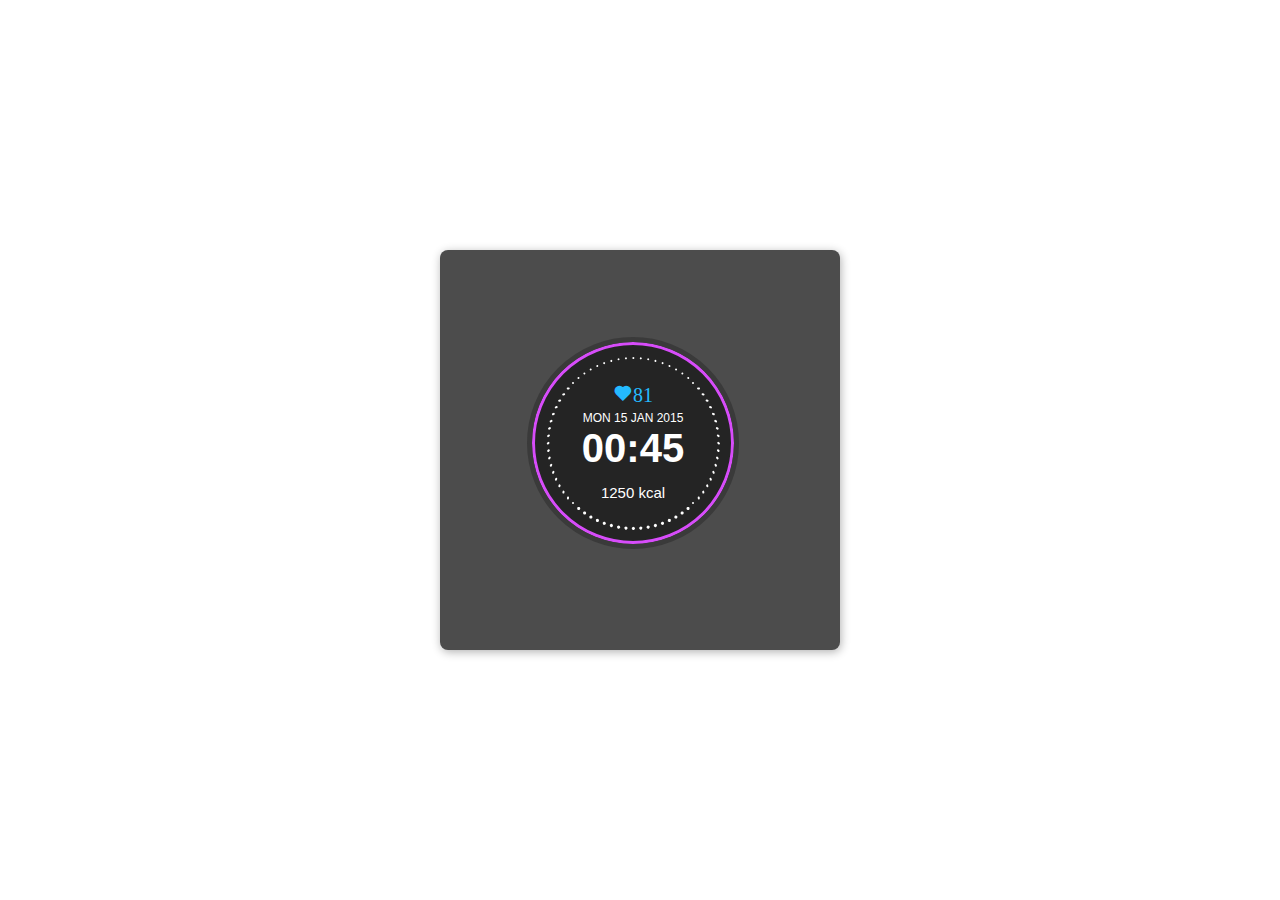
<file: dia10relojmoderno/index.html>
<!DOCTYPE html>
<html lang="en">
  <head>
    <meta charset="UTF-8" />
    <meta name="viewport" content="width=device-width, initial-scale=1.0" />
    <title>Document</title>
    <link
      href="https://unpkg.com/boxicons@2.1.4/css/boxicons.min.css"
      rel="stylesheet"
    />
    <link rel="stylesheet" href="styles.css" />
    <link
      href="https://unpkg.com/boxicons@2.1.4/css/boxicons.min.css"
      rel="stylesheet"
    />
  </head>
  <body>
    <div class="container">
      <div class="circulo">
        <div class="esfera" style="--esfera: 0">
          <div class="puntos_1"></div>
          <div class="puntos_2"></div>
          <div class="puntos_3"></div>
          <div class="puntos_4"></div>
        </div>
        <div class="esfera" style="--esfera: 1">
          <div class="puntos_1"></div>
          <div class="puntos_2"></div>
          <div class="puntos_3"></div>
          <div class="puntos_4"></div>
        </div>
        <div class="esfera" style="--esfera: 2">
          <div class="puntos_1"></div>
          <div class="puntos_2"></div>
          <div class="puntos_3"></div>
          <div class="puntos_4"></div>
        </div>
        <div class="esfera" style="--esfera: 3">
          <div class="puntos_1"></div>
          <div class="puntos_2"></div>
          <div class="puntos_3"></div>
          <div class="puntos_4"></div>
        </div>
        <div class="esfera" style="--esfera: 4">
          <div class="puntos_1"></div>
          <div class="puntos_2"></div>
          <div class="puntos_3"></div>
          <div class="puntos_4"></div>
        </div>
        <div class="esfera" style="--esfera: 5">
          <div class="puntos_1"></div>
          <div class="puntos_2"></div>
          <div class="puntos_3"></div>
          <div class="puntos_4"></div>
        </div>
        <div class="esfera" style="--esfera: 6">
          <div class="puntos_1"></div>
          <div class="puntos_2"></div>
          <div class="puntos_3"></div>
          <div class="puntos_4"></div>
        </div>
        <div class="esfera" style="--esfera: 7">
          <div class="puntos_1"></div>
          <div class="puntos_2"></div>
          <div class="puntos_3"></div>
          <div class="puntos_4"></div>
        </div>
        <div class="esfera" style="--esfera: 8">
          <div class="puntos_1"></div>
          <div class="puntos_2"></div>
          <div class="puntos_3"></div>
          <div class="puntos_4"></div>
        </div>
        <div class="esfera" style="--esfera: 9">
          <div class="puntos_1"></div>
          <div class="puntos_2"></div>
          <div class="puntos_3"></div>
          <div class="puntos_4"></div>
        </div>
        <div class="esfera" style="--esfera: 10">
          <div class="puntos_1"></div>
          <div class="puntos_2"></div>
          <div class="puntos_3"></div>
          <div class="puntos_4"></div>
        </div>
        <div class="esfera" style="--esfera: 11">
          <div class="puntos_1"></div>
          <div class="puntos_2"></div>
          <div class="puntos_3"></div>
          <div class="puntos_4"></div>
        </div>
        <div class="esfera" style="--esfera: 12">
          <div class="puntos_1"></div>
          <div class="puntos_2"></div>
          <div class="puntos_3"></div>
          <div class="puntos_4"></div>
        </div>
        <div class="esfera" style="--esfera: 13">
          <div class="puntos_1"></div>
          <div class="puntos_2"></div>
          <div class="puntos_3"></div>
          <div class="puntos_4"></div>
        </div>
        <div class="esfera" style="--esfera: 14">
          <div class="puntos_1"></div>
          <div class="puntos_2"></div>
          <div class="puntos_3"></div>
          <div class="puntos_4"></div>
        </div>
        <div class="esfera" style="--esfera: 15">
          <div class="puntos_1"></div>
          <div class="puntos_2"></div>
          <div class="puntos_3"></div>
          <div class="puntos_4"></div>
        </div>
        <div class="esfera" style="--esfera: 16">
          <div class="puntos_1"></div>
          <div class="puntos_2"></div>
          <div class="puntos_3"></div>
          <div class="puntos_4"></div>
        </div>
        <div class="esfera" style="--esfera: 17">
          <div class="puntos_1"></div>
          <div class="puntos_2"></div>
          <div class="puntos_3"></div>
          <div class="puntos_4"></div>
        </div>

        <svg class="spinner">
          <circle cx="101" cy="101" r="99.5"></circle>
        </svg>

        <div class="fecha">Mon 15 Jan 2015</div>
        <div class="time">00:45</div>
        <div class="beat">
          <i class="bx bxs-heart" style="color: #24baff">81</i>
        </div>
        <div class="energy">1250 kcal</div>
      </div>
    </div>
  </body>
</html>
</file>
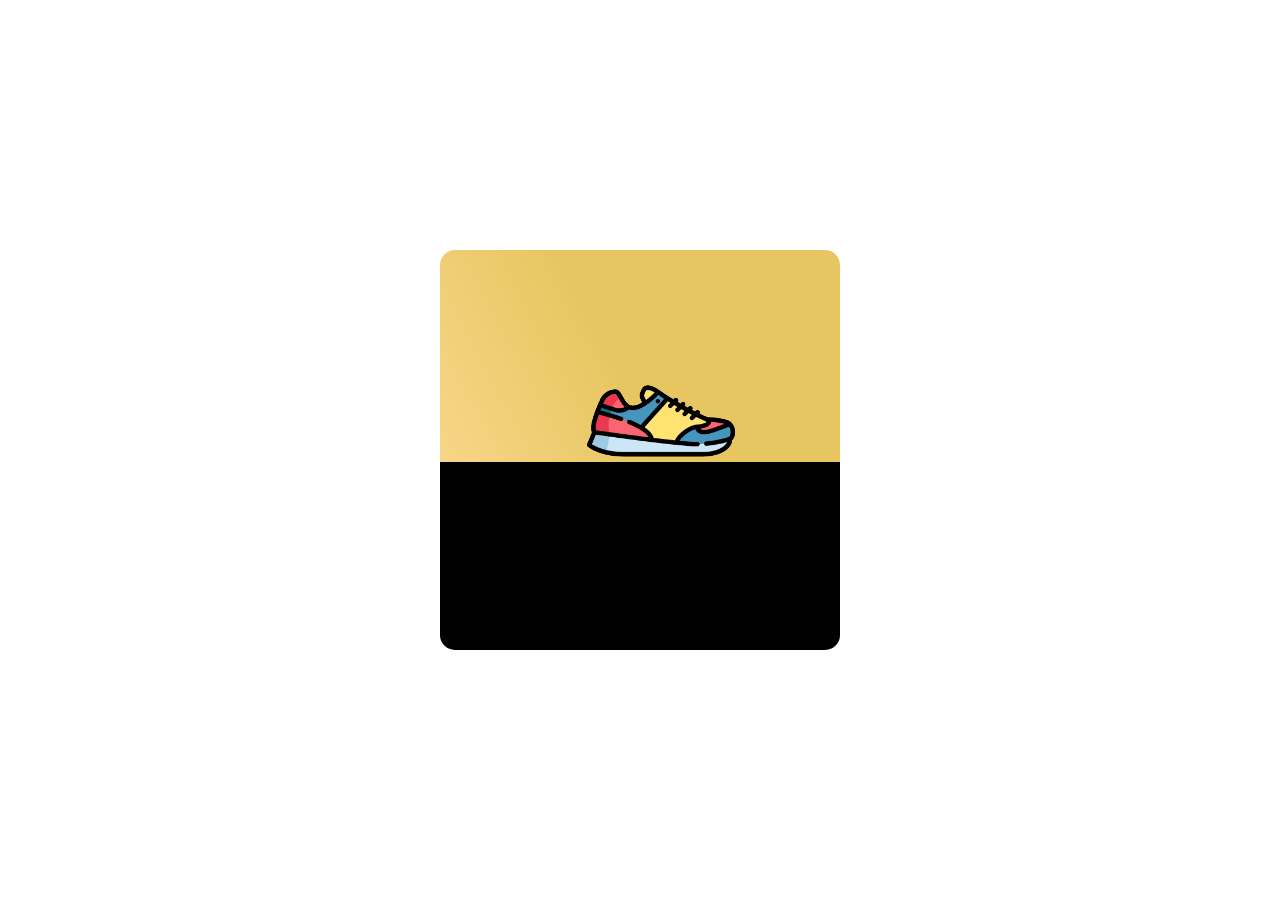
<file: dia11botascaminando/index.html>
<!DOCTYPE html>
<html lang="en">
<head>
    <meta charset="UTF-8">
    <meta name="viewport" content="width=device-width, initial-scale=1.0">
    <link rel="stylesheet" href="styles.css">
    <title>Document</title>
</head>
<body>
    <div class="container">
        <div class="pierna izq">
            <div class="zap-izq"></div>
        </div>
        <div class="pierna der">
            <div class="zap-der"></div>
        </div>
        <div class="suelo"></div>
    </div>
</body>
</html>
</file>
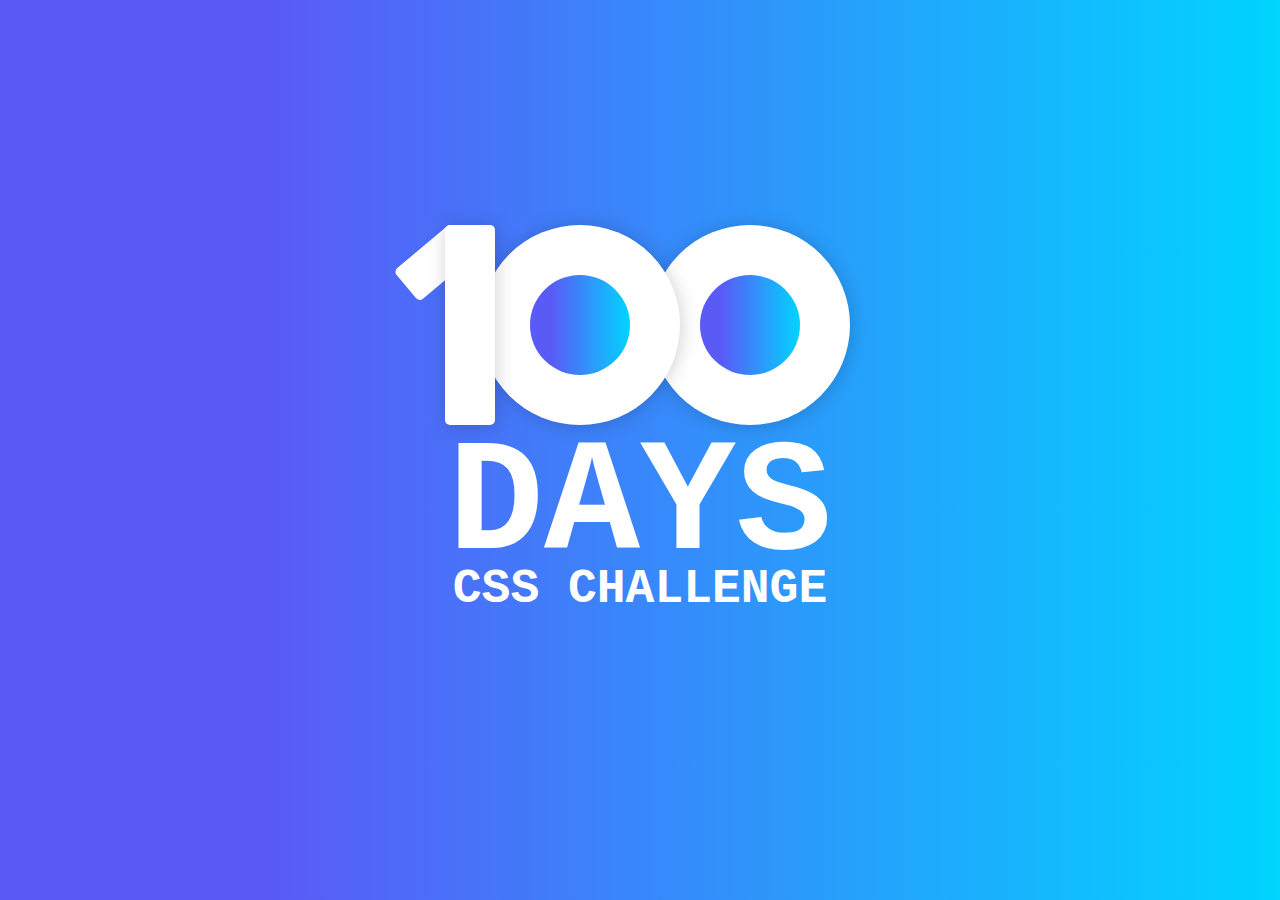
<file: dia1imagen100/index.html>
<!DOCTYPE html>
<html lang="es">
  <head>
    <meta charset="UTF-8" />
    <meta name="viewport" content="width=device-width, initial-scale=1.0" />
    <link rel="stylesheet" href="styles.css" />
    <title>Day 1</title>
  </head>
  <body>
    <div class="container">
      <div class="cien">
        <div class="one"></div>
        <div class="detalle"></div>
        <div class="cero_1"></div>
        <div class="cero_2"></div>
      </div>
      <div class="info">
        <h1>DAYS</h1>
        <p>CSS CHALLENGE</p>
      </div>
    </div>
  </body>
</html>
</file>
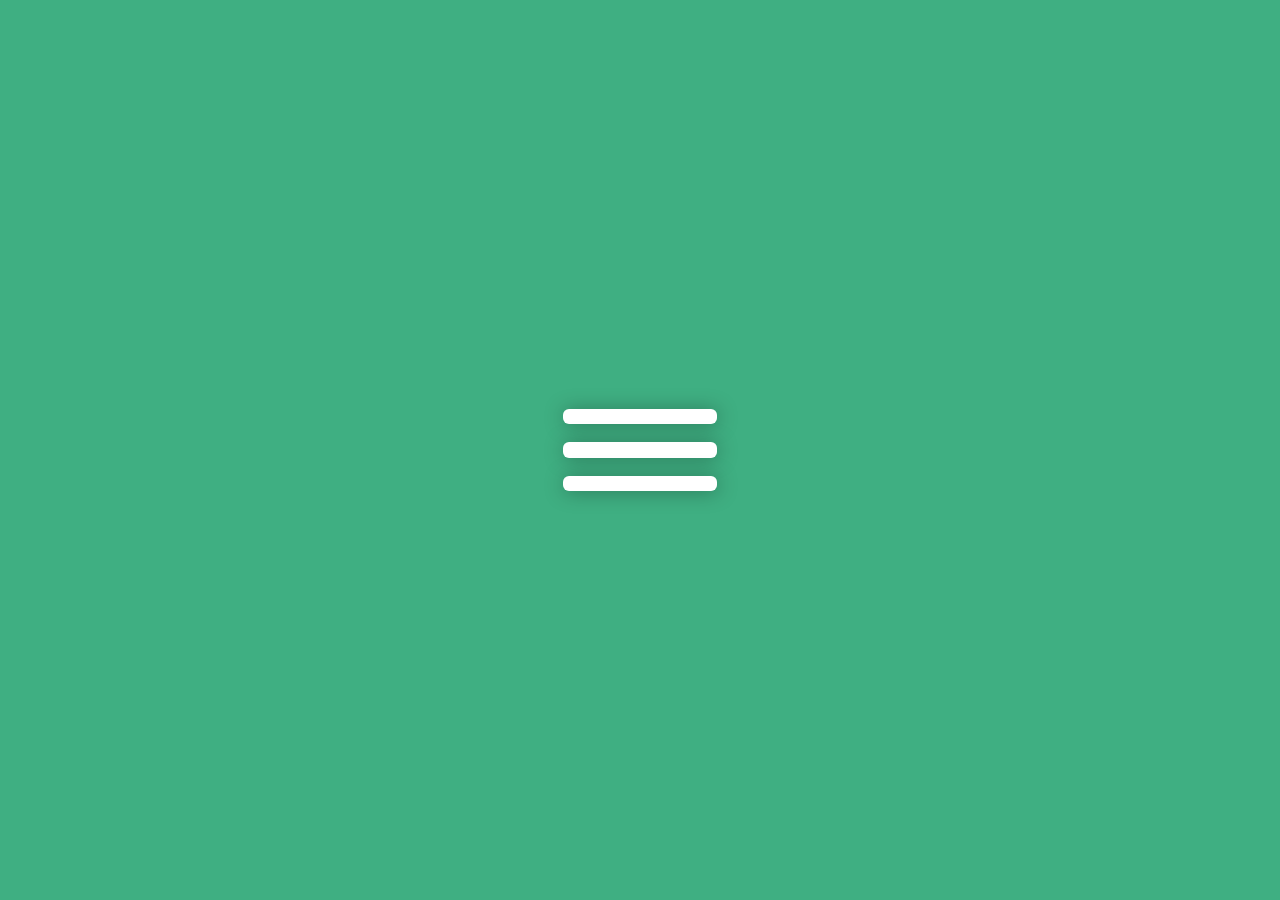
<file: dia2menuHamb/index.html>
<!DOCTYPE html>
<html lang="en">
  <head>
    <meta charset="UTF-8" />
    <meta name="viewport" content="width=device-width, initial-scale=1.0" />
    <title>Day 2</title>
    <link rel="stylesheet" href="styles.css" />
  </head>
  <body>
    <div class="menu">
      <span class="line1"></span>
      <span class="line2"></span>
      <span class="line3"></span>
    </div>
    <script src="script.js"></script>
  </body>
</html>
</file>
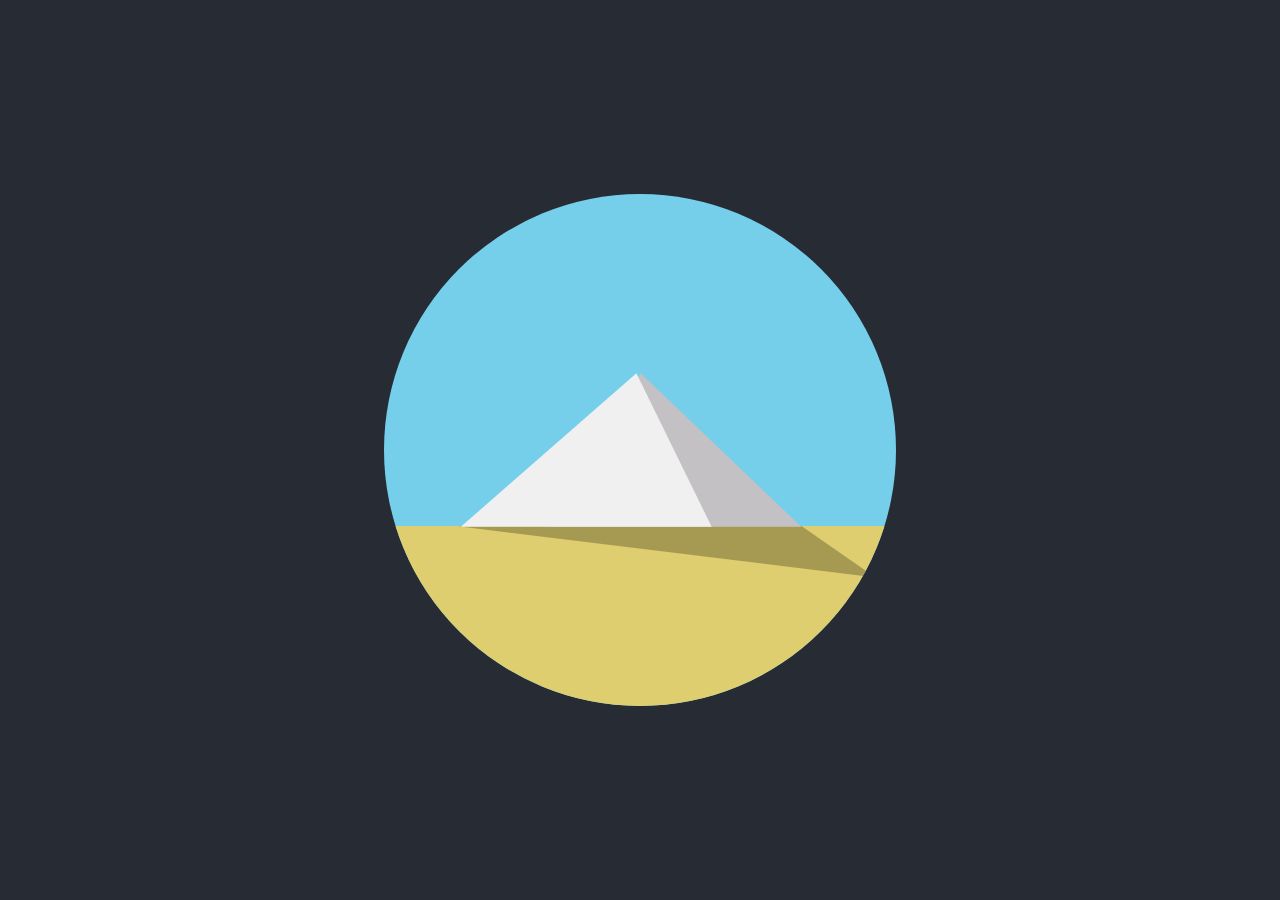
<file: dia3lapiramide/index.html>
<!DOCTYPE html>
<html lang="en">
  <head>
    <meta charset="UTF-8" />
    <meta name="viewport" content="width=device-width, initial-scale=1.0" />
    <link rel="stylesheet" href="styles.css" />
    <title>Document</title>
  </head>
  <body>
    <div class="container">
      <div class="suelo">
        <div class="sombra"></div>
      </div>
      <div class="piramide">
        <div class="ladoA"></div>
        <div class="ladoB"></div>
        
      </div>
      <div class="solFondo">
        <div class="sol"></div>
      </div>
    </div>
  </body>
</html>
</file>
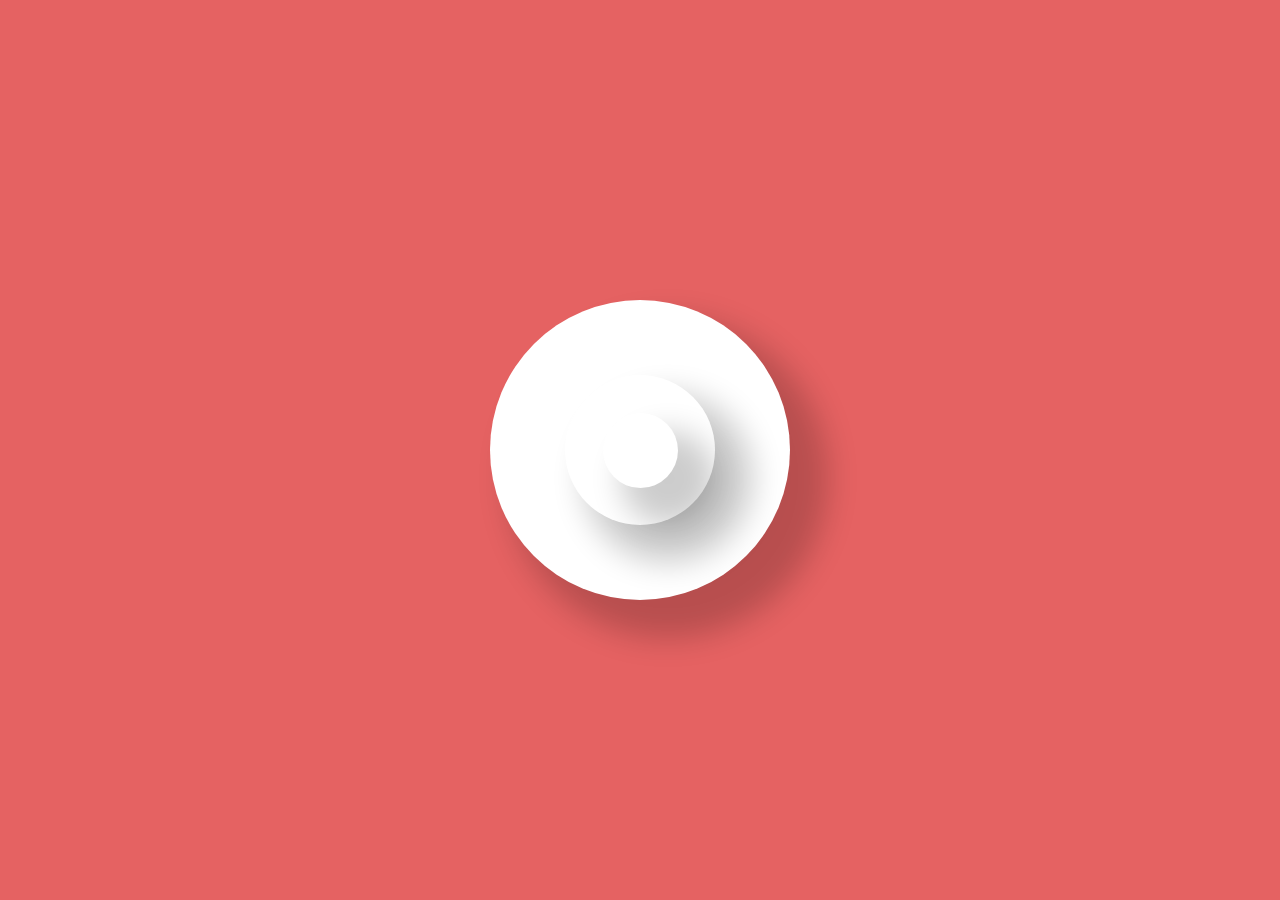
<file: dia4circulosanimados/index.html>
<!DOCTYPE html>
<html lang="en">
  <head>
    <meta charset="UTF-8" />
    <meta name="viewport" content="width=device-width, initial-scale=1.0" />
    <link rel="stylesheet" href="styles.css" />
    <title>Document</title>
  </head>
  <body>
    <div class="container">
      <div class="esferaUno">
        <div class="esferaDos">
          <div class="esferaTres"></div>
        </div>
      </div>
    </div>
  </body>
</html>
</file>
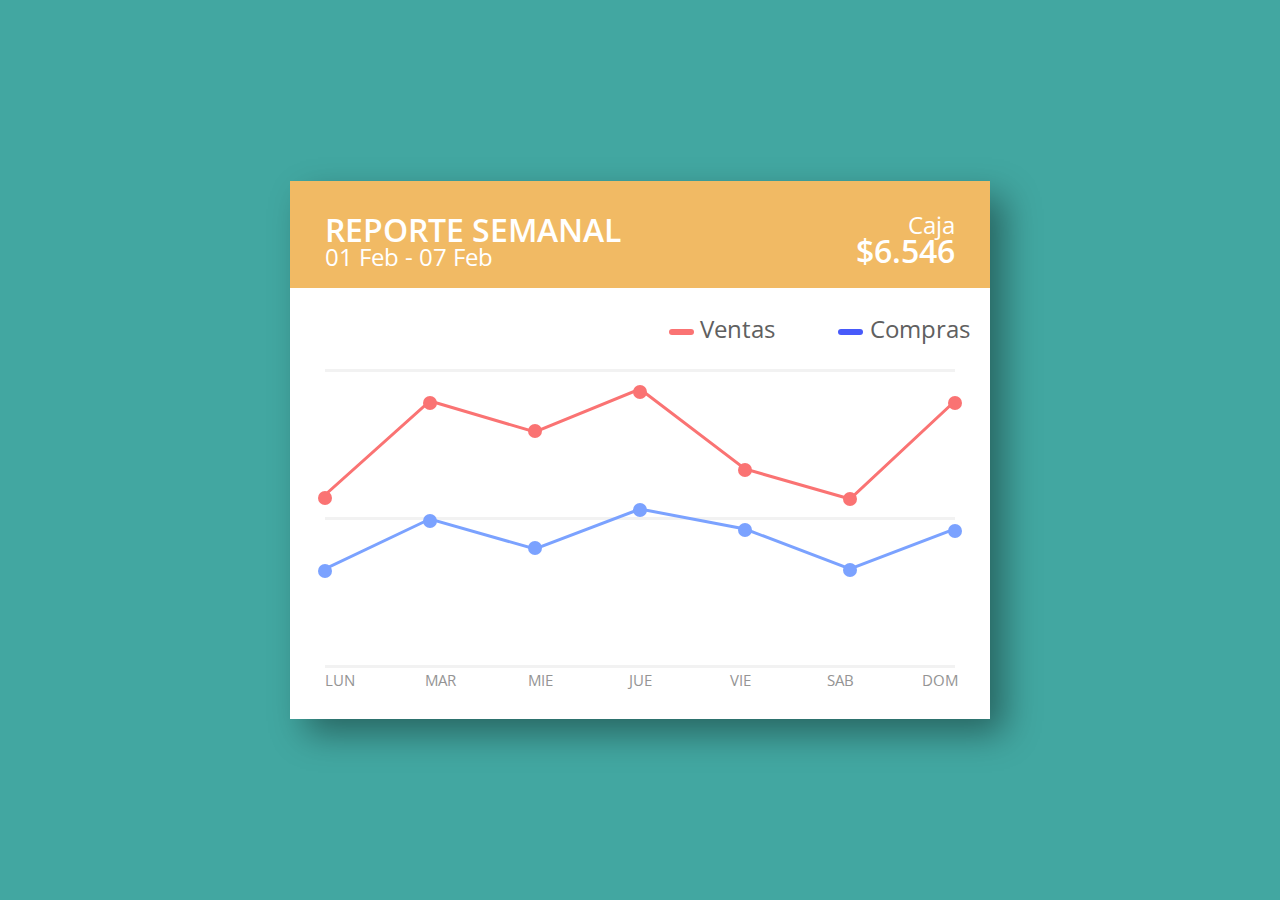
<file: dia5estadisticas/index.html>
<!DOCTYPE html>
<html lang="en">
  <head>
    <meta charset="UTF-8" />
    <meta name="viewport" content="width=device-width, initial-scale=1.0" />
    <link rel="stylesheet" href="styles.css" />
    <title>Document</title>
  </head>
  <body>
    <div class="container">
      <div class="header">
        <span class="title big">Reporte Semanal</span>
        <span class="date small">01 Feb - 07 Feb</span>
        <span class="type small">Caja</span>
        <span class="value big">$6.546</span>
      </div>
      <div class="parameter">
        <span class="red">Ventas</span>
        <span class="blue">Compras</span>
      </div>
      <div class="grafico">
        <div class="line1"></div>
        <div class="line2"></div>
        <div class="line3"></div>

        <div class="data rojo">
          <svg>
            <polyline
              points="0,126 105,32 210,63 315,20 420,100 525,130 630,32"
            ></polyline>
          </svg>
          <div class="points">
            <div class="point one">
              <div class="tooltip">458</div>
            </div>
            <div class="point two">
              <div class="tooltip">812</div>
            </div>
            <div class="point three">
              <div class="tooltip">746</div>
            </div>
            <div class="point four">
              <div class="tooltip">877</div>
            </div>
            <div class="point five">
              <div class="tooltip">517</div>
            </div>
            <div class="point six">
              <div class="tooltip">434</div>
            </div>
            <div class="point seven">
              <div class="tooltip">458</div>
            </div>
          </div>
        </div>
        <div class="data azul">
          <svg>
            <polyline
              points="0,200 105,150 210,180 315,140 420,160 525,200 630,160"
            ></polyline>
          </svg>
          <div class="points">
            <div class="point one second">
              <div class="tooltip2">458</div>
            </div>
            <div class="point two second">
              <div class="tooltip2">812</div>
            </div>
            <div class="point three second">
              <div class="tooltip2">746</div>
            </div>
            <div class="point four second">
              <div class="tooltip2">877</div>
            </div>
            <div class="point five second">
              <div class="tooltip2">517</div>
            </div>
            <div class="point six second">
              <div class="tooltip2">434</div>
            </div>
            <div class="point seven second">
              <div class="tooltip2">458</div>
            </div>
          </div>
        </div>
      </div>
      <div class="days">
        <span class="day">Lun</span>
        <span class="day">Mar</span>
        <span class="day">Mie</span>
        <span class="day">Jue</span>
        <span class="day">Vie</span>
        <span class="day">Sab</span>
        <span class="day">Dom</span>
      </div>
    </div>
  </body>
</html>
</file>
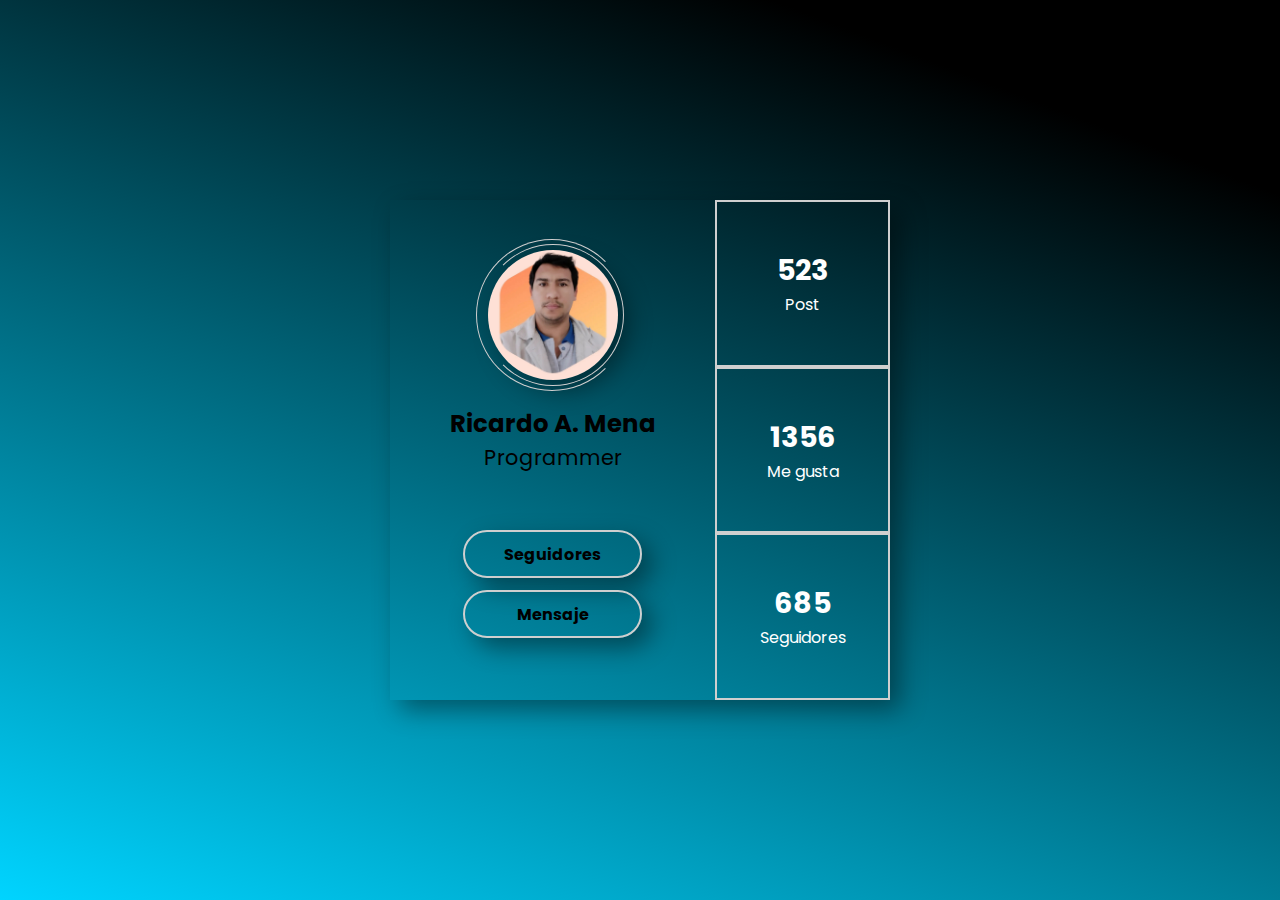
<file: dia6perfil/index.html>
<!DOCTYPE html>
<html lang="en">
  <head>
    <meta charset="UTF-8" />
    <meta name="viewport" content="width=device-width, initial-scale=1.0" />
    <link rel="stylesheet" href="styles.css" />
    <title>Profile Card</title>
  </head>
  <body>
    <div class="container">
      <div class="left">
        <div class="foto">
          <!-- <img src="/dia6perfil/assets/profile.jpg" alt="" srcset="" /> -->
        </div>
        <div class="nombre">
          <h3>Ricardo A. Mena</h3>
          <p>Programmer</p>
        </div>
        <div class="links">
          <div class="link">Seguidores</div>
          <div class="link">Mensaje</div>
        </div>
      </div>
      <div class="right">
        <div class="info">
          <span>523</span>
          <p>Post</p>
        </div>
        <div class="info">
          <span>1356</span>
          <p>Me gusta</p>
        </div>
        <div class="info">
          <span>685</span>
          <p>Seguidores</p>
        </div>
      </div>
    </div>
  </body>
</html>
</file>
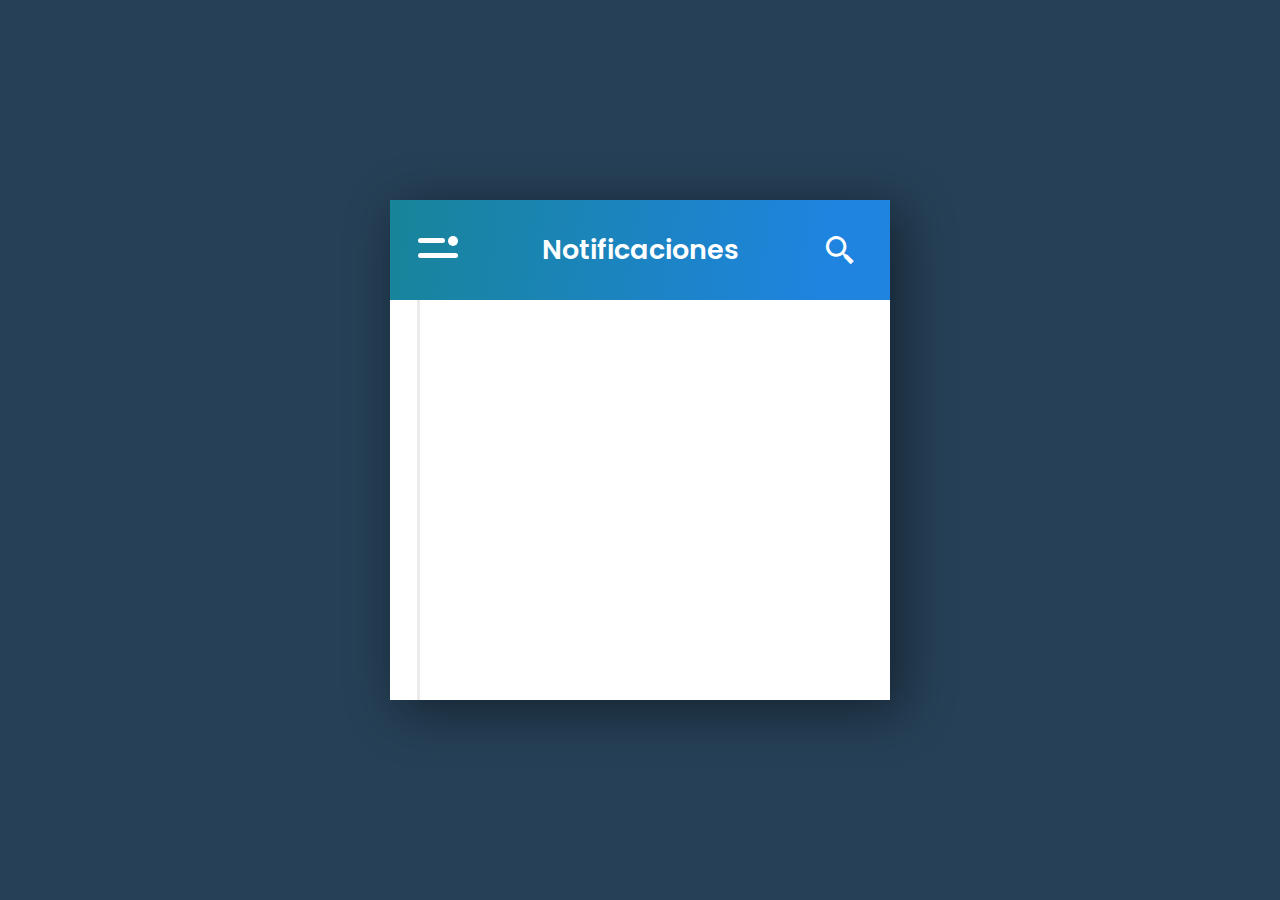
<file: dia7barranotifi/index.html>
<!DOCTYPE html>
<html lang="en">
  <head>
    <meta charset="UTF-8" />
    <meta name="viewport" content="width=device-width, initial-scale=1.0" />
    <link
      href="https://unpkg.com/boxicons@2.1.4/css/boxicons.min.css"
      rel="stylesheet"
    />
    <link rel="stylesheet" href="styles.css" />
    <title>Notificaciones</title>
  </head>
  <body>
    <div class="container">
      <div class="note" id="note">
        <div class="header">
          <div class="menu-icon" id="menu-icon">
            <div class="dash-top"></div>
            <div class="dash-buttom"></div>
            <div class="circle"></div>
          </div>
          <div class="title">Notificaciones</div>
          <input
            id="search"
            type="text"
            class="search"
            placeholder=" &nbsp &nbsp Buscar"
          /><i class="bx bx-search-alt-2" id="search-icon"></i>
        </div>

        <div class="notifications">
          <div class="line"></div>
          <div class="notification">
            <div class="circles"></div>
            <span class="time">9:24 AM</span>
            <p><b>Ricardo Mena </b>Posteo una nueva foto</p>
          </div>
          <div class="notification">
            <div class="circles"></div>
            <span class="time">12:20 PM</span>
            <p><b>Lorenzo Lamas </b>Comento tu foto</p>
          </div>
          <div class="notification">
            <div class="circles"></div>
            <span class="time">1:14 PM</span>
            <p><b>Chano Popo </b>Le dio me gusta a tu foto</p>
          </div>
        </div>
      </div>
      <div class="lista" id="lista">
        <ul>
          <li><i class="bx bxs-dashboard"></i>General</li>
          <li><i class="bx bxs-user"></i>Perfil</li>
          <li><i class="bx bxs-bell"></i>Notificaciones</li>
          <li><i class="bx bxs-message"></i>Mensajes</li>
          <li><i class="bx bx-cog"></i>Configuraciones</li>
        </ul>
      </div>
    </div>

    <script src="/dia7barranotifi/script.js"></script>
  </body>
</html>
</file>
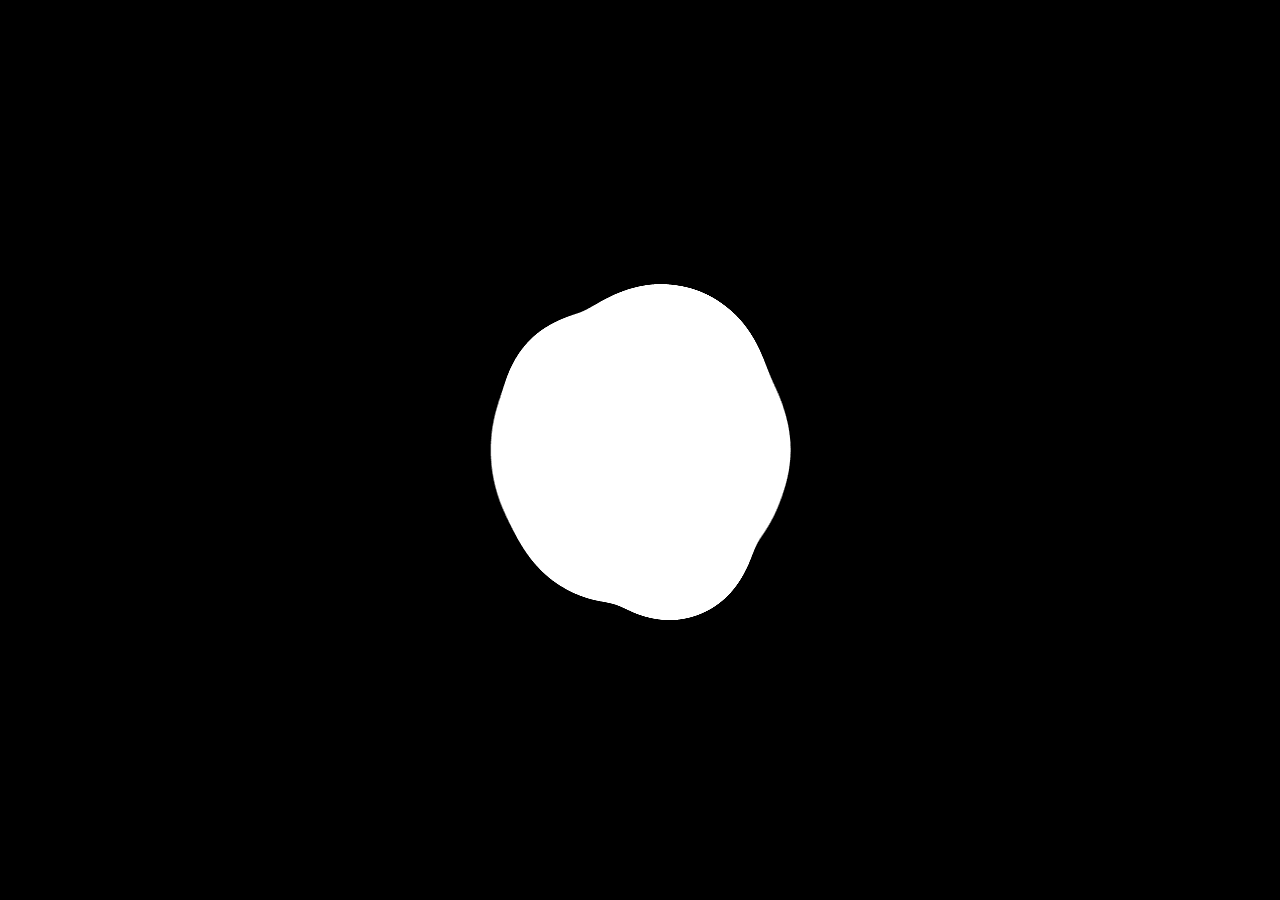
<file: dia8circuloliquido/index.html>
<!DOCTYPE html>
<html lang="en">
  <head>
    <meta charset="UTF-8" />
    <link rel="stylesheet" href="styles.css" />
    <meta name="viewport" content="width=device-width, initial-scale=1.0" />
    <title>Circulo Liquido</title>
  </head>
  <body>
    <div class="container">
      <div class="center">
        <div class="ball"></div>
        <div class="ball-1"></div>
        <div class="ball-2"></div>
        <div class="ball-3"></div>
        <div class="ball-4"></div>
        <div class="ball-5"></div>
        <div class="ball-6"></div>
        <div class="ball-7"></div>
        <div class="ball-8"></div>
        <div class="circle-1"></div>
      </div>
    </div>
  </body>
</html>
</file>
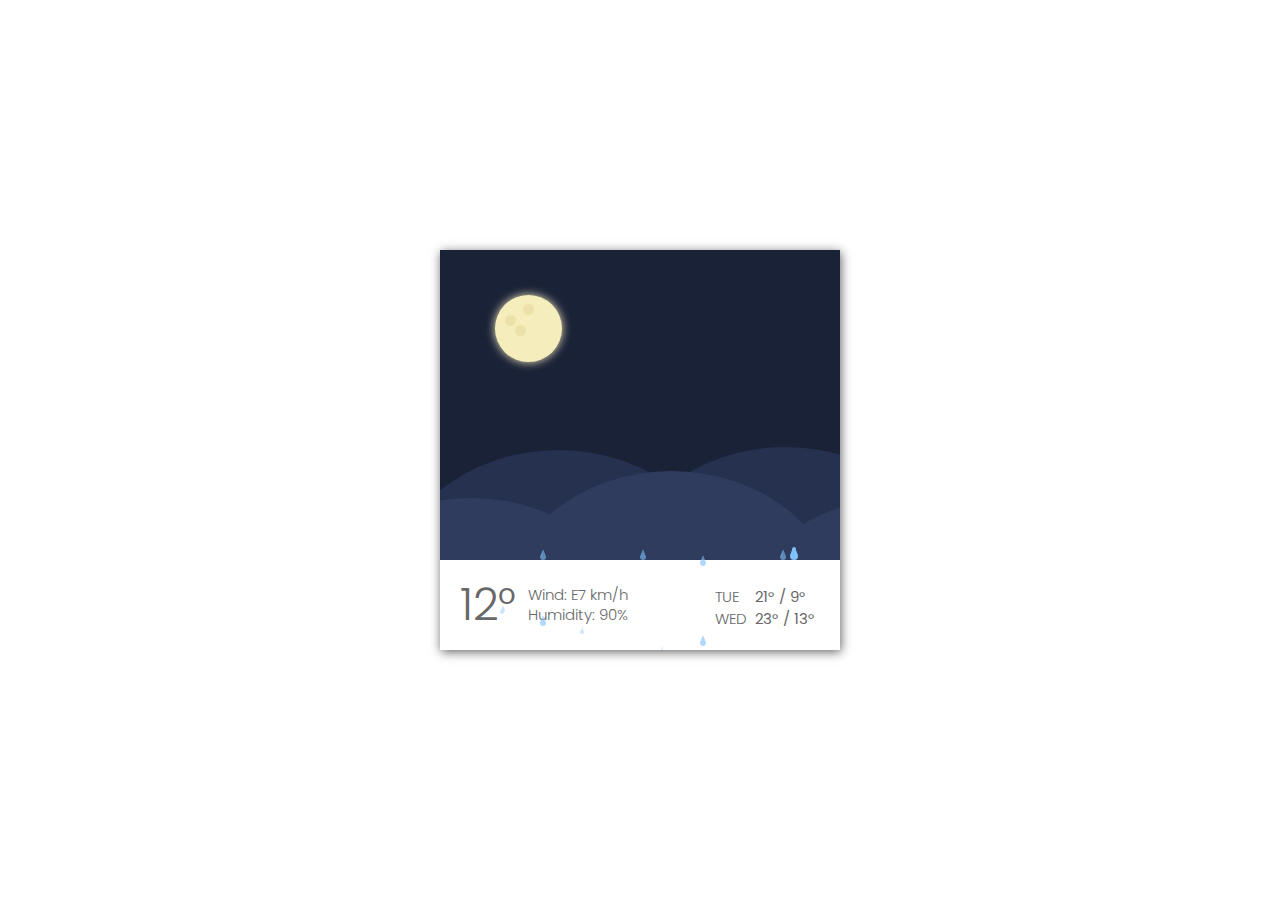
<file: dia9lluvianocturna/index..html>
<!DOCTYPE html>
<html lang="en">
  <head>
    <meta charset="UTF-8" />
    <meta name="viewport" content="width=device-width, initial-scale=1.0" />
    <title>Lluvia nocturna</title>
    <link rel="stylesheet" href="styles.css" />
  </head>
  <body>
    <div class="container">
      <div class="moon">
        <div class="crater-1"></div>
        <div class="crater-2"></div>
        <div class="crater-3"></div>
      </div>
      <div class="hill-bg-1"></div>
      <div class="hill-bg-2"></div>
      <div class="hill-bf-1"></div>
      <div class="hill-bf-2"></div>
      <div class="hill-bf-3"></div>

      <div class="front">
        <div class="temperature">12°</div>
        <div class="info">
          Wind: E7 km/h <br />
          Humidity: 90%
        </div>

        <table class="preview">
          <tr>
            <td>Tue</td>
            <td>21° / 9°</td>
          </tr>
          <tr>
            <td>Wed</td>
            <td>23° / 13°</td>
          </tr>
        </table>

        <div class="drop-big-1"></div>
        <div class="drop-medium-1"></div>
        <div class="drop-small-1"></div>
        <div class="drop-big-2"></div>
        <div class="drop-medium-2"></div>
        <div class="drop-small-2"></div>
        <div class="drop-big-3"></div>
        <div class="drop-medium-3"></div>
        <div class="drop-small-3"></div>
        <div class="drop-big-4"></div>
        <div class="drop-medium-4"></div>
        <div class="drop-small-4"></div>
      </div>
    </div>
  </body>
</html>
</file>
<file: dia10relojmoderno/styles.css>
* {
  margin: 0;
  padding: 0;
  box-sizing: border-box;
}

body {
  height: 100vh;

  display: grid;
  place-items: center;
}

.container {
  height: 400px;
  width: 400px;
  border-radius: 8px;
  box-shadow: rgba(0, 0, 0, 0.308) 1px 2px 10px 0px;
  background-color: rgb(76, 76, 76);
  color: white;
  font-family: "Open Sans", "Helvetica Neue", sans-serif;
  position: relative;
  display: grid;
  place-items: center;
}

.circulo {
  position: absolute;
  width: 212px;
  height: 212px;
  top: 87px;
  left: 87px;
  background: rgb(36, 36, 36);
  border: 7px solid rgb(58, 58, 58);
  border-radius: 50%;
  text-align: center;

  display: grid;
  place-items: center;
}

.esfera {
  position: absolute;
  height: 62%;
  width: 62%;
  transform: rotate(calc(5deg * var(--esfera)));
}

.puntos_1 {
  height: 2%;
  width: 2%;
  position: absolute;
  background-color: white;
  border-radius: 50%;
}

.puntos_2 {
  height: 2%;
  width: 2%;
  right: 0;
  position: absolute;
  background-color: white;
  border-radius: 50%;
}

.puntos_3 {
  height: 2%;
  width: 2%;
  right: 0;
  bottom: 0;
  position: absolute;
  background-color: white;
  border-radius: 50%;
}

.puntos_4 {
  height: 2%;
  width: 2%;
  bottom: 0;
  position: absolute;
  background-color: white;
  border-radius: 50%;
}

.spinner {
  position: absolute;
  width: 202px;
  height: 202px;
  border-radius: 50%;
  top: px;
  left: px;
}

.spinner circle {
  fill: none;
  stroke: #d74cfa;
  stroke-width: 3;
  stroke-dasharray: 625;
  animation: spinner 5s linear infinite;
  transform-origin: center center;
  transform: rotate(-90deg);
}

@keyframes spinner {
  from {
    stroke-dashoffset: 625;
    transform: rotate(-90deg) scaleY(1);
  }
  50% {
    stroke-dashoffset: 0;
    transform: rotate(-90deg) scaleY(1);
  }
  50.001% {
    transform: rotate(-90deg) scaleY(-1);
  }
  to {
    stroke-dashoffset: 625;
    transform: rotate(-90deg) scaleY(-1);
  }
}

.fecha {
    position: absolute;
    top: 68px;
    width: 100%;
    font-size: 12px;
    line-height: 100%;
    text-transform: uppercase;
}

.time {
    position: absolute;
    top: 80px;
    width: 100%;
    font-weight: 700;
    line-height: 100%;
    margin: 4px 0;
    font-size: 40px;
}

.beat {
    position: absolute;
    top: 39px;
    font-weight: 700;
    font-size: 12px;
    line-height: 100%;
    font-size: 20px;
}

.energy {
    position: absolute;
    top: 140px;
    font-weight: 100;
    font-size: px;
    
    font-size: 15px;
}
</file>
<file: dia11botascaminando/styles.css>
* {
  margin: 0;
  padding: 0;
  box-sizing: border-box;
}

body {
  height: 100vh;

  display: grid;
  place-items: center;
  
}

.container {

  height: 400px;
  width: 400px;
  background: rgb(231, 198, 97);
  background: linear-gradient(
    242deg,
    rgba(231, 198, 97, 1) 47%,
    rgba(255, 220, 153, 1) 100%
  );
  border-radius: 15px;
  position: relative;
}

.pierna {
    position: absolute;
    top: 0;
    left: 147px;
    width: 151px;
    height: 245px;
    transform-origin: 50% 0;
    ;
}

.pierna.izq {
    animation: pierna-izq 2s ease-in-out infinite;
}

.pierna.der {
    animation: pierna-der 2s ease-in-out 1s infinite;
}

@keyframes pierna-izq {
    0%, 100% {
        transform: rotate(-22deg);
    }

    50% {
        transform: rotate(40deg);
    }
}

@keyframes pierna-der {
    0%, 100% {
        transform: rotate(-22deg);
    }

    50% {
        transform: rotate(40deg);
    }
}

.zap-izq {
    position: absolute;
    width: 170px;
    height: 148px;
    left: 0;
    bottom: 0;
    background-image: url(/dia11botascaminando/zapato.png);
    background-size: contain;
    background-repeat: no-repeat;
}

.zap-der {
    position: absolute;
    width: 170px;
    height: 148px;
    left: 0;
    bottom: 0;
    background-image: url(/dia11botascaminando/zapato.png);
    background-size: contain;
    background-repeat: no-repeat;
}

.suelo {
    position: absolute;
    height: 47%;
    width: 100%;
    background-color: black;
    bottom: 0;
    border-radius: 0 0 15px 15px;
}
</file>
<file: dia1imagen100/styles.css>
* {
  margin: 0;
  padding: 0;
  box-sizing: border-box;
}

body {
  font-family: "Courier New", Courier, monospace;
  height: 100vh;
  background: rgb(90, 90, 247);
  background: linear-gradient(
    90deg,
    rgba(90, 90, 247, 1) 21%,
    rgba(0, 212, 255, 1) 100%
  );
  display: flex;
  justify-content: center;
  align-items: center;
  color: white;
}

.container {
  height: 500px;
  width: 500px;
}

.cien {
  height: 50%;
  display: flex;
  justify-content: center;
  align-items: center;
  position: relative;
}

.one {
  height: 80%;
  width: 10%;
  background-color: white;
  border-radius: 5px;
  position: relative;
  left: 6%;
  z-index: 2;
  filter: drop-shadow(1px 1px 9px #0000002f);
}

.detalle {
  position: absolute;
  height: 30%;
  width: 8%;
  background-color: white;
  border-radius: 5px;
  transform: rotate(50deg);
  left: 5%;
  top: 10%;
}

.cero_1 {
  height: 80%;
  width: 40%;
  border-radius: 50%;
  background-color: white;

  display: flex;
  justify-content: center;
  align-items: center;
  position: relative;
  right: -3%;
  filter: drop-shadow(1px 1px 9px #0000002f);
  z-index: 1;
}

.cero_1::after {
  content: "";
  position: absolute;
  height: 50%;
  width: 50%;
  border-radius: 50%;
  background: rgb(90, 90, 247);
  background: linear-gradient(
    90deg,
    rgba(90, 90, 247, 1) 21%,
    rgba(0, 212, 255, 1) 100%
  );
  z-index: 2;
}

.cero_2 {
  height: 80%;
  width: 40%;
  border-radius: 50%;
  background-color: white;

  display: flex;
  justify-content: center;
  align-items: center;
  position: relative;
  left: -3%;
  filter: drop-shadow(1px 1px 9px #0000002f);
}

.cero_2::after {
  content: "";
  position: absolute;
  height: 50%;
  width: 50%;
  border-radius: 50%;
  background: rgb(90, 90, 247);
  background: linear-gradient(
    90deg,
    rgba(90, 90, 247, 1) 21%,
    rgba(0, 212, 255, 1) 100%
  );
  z-index: 1;
}

.info {
  height: 50%;
  display: flex;
  flex-direction: column;
  align-items: center;
}

.info h1 {
  font-size: 10rem;
  line-height: 70%;
}

.info p {
  font-size: 3rem;
  font-weight: bold;
}
</file>
<file: dia2menuHamb/styles.css>
* {
  margin: 0;
  padding: 0;
  box-sizing: border-box;
}

body {
  height: 100vh;

  display: flex;
  justify-content: center;
  align-items: center;
  background-color: #3faf82;
}

.menu {
  aspect-ratio: 1/1;
  width: 12vw;
  display: flex;
  justify-content: center;
  align-items: center;
  cursor: pointer;
  flex-direction: column;
  gap: 12%;
}

span {
  height: 10%;
  width: 100%;
  background-color: white;
  border-radius: 6px;
  filter: drop-shadow(1px 1px 10px #0000004f);
}

.line3 {
  animation: buttomRev 700ms ease-in-out backwards;
}

@keyframes buttomRev {
  0% {
    transform: translateY(-225%) rotate(135deg);
  }

  50% {
    transform: translateY(-225%);
  }

  100% {
    transform: translateY(0%);
  }
}

.line2 {
  animation: centroRev 700ms ease-in-out forwards;
}

@keyframes centroRev {
  0%,
  50% {
    scale: 0;
  }

  100% {
    scale: 1;
  }
}

.line1 {
  animation: topRev 700ms ease-in-out forwards;
}

@keyframes topRev {
  0% {
    transform: translateY(225%) rotate(45deg);
  }

  50% {
    transform: translateY(225%);
  }

  100% {
    transform: translateY(0%);
  }
}

.top {
  animation: top ease-in-out 700ms forwards;
}

@keyframes top {
  0% {
    transform: rotate(0deg);
  }
  50% {
    translate: translateY(225%);
  }
  100% {
    transform: translateY(225%) rotate(45deg);
  }
}

.centro {
  animation: centro 700ms ease-in-out forwards;
}

@keyframes centro {
  0% {
    scale: 1;
  }

  50%,
  100% {
    scale: 0;
  }
}

.buttom {
  animation: buttom 700ms ease-in-out forwards;
}

@keyframes buttom {
  0% {
    transform: rotate(0deg);
  }
  50% {
    transform: translateY(-225%);
  }
  100% {
    transform: translateY(-225%) rotate(135deg);
  }
}
</file>
<file: dia3lapiramide/styles.css>
* {
  padding: 0;
  margin: 0;
  box-sizing: border-box;
}

body {
  height: 100vh;
  background-color: #272c34;
  display: flex;
  justify-content: center;
  align-items: center;
}

.container {
  aspect-ratio: 1/1;
  width: 40vw;
  border-radius: 50%;
  background-color: #75cfeb;
  position: relative;
  overflow: hidden;
  display: flex;
  justify-content: center;
  align-items: center;
  animation: desaparecer 3.5s linear infinite;
}

@keyframes desaparecer {
  0% {
    opacity: 0;
  }

  10% {
    opacity: 1;
  }
  90% {
    opacity: 1;
  }
  100% {
    opacity: 0;
  }
}

.suelo {
  position: absolute;
  width: 100%;
  height: 50%;
  background-color: #dece6f;
  top: 64.9%;
  display: center;
  justify-content: center;
  align-items: center;
}

.sombra {
  height: 100%;
  width: 96%;
  background-color: rgb(0, 0, 0, 0.25);
  clip-path: polygon(15% 0, 100% 20%, 85% 0%);
  animation: sombra 3.5s linear infinite;
}

@keyframes sombra {
  0% {
    clip-path: polygon(15% 0, 100% 20%, 85% 0%);
  }

  30% {
    clip-path: polygon(15% 0, 100% 40%, 85% 0%);
  }

  50% {
    clip-path: polygon(15% 0, 100% 40%, 85% 0%);
  }

  100% {
    clip-path: polygon(15% 0, 0% 50%, 84% 0%);
  }
}

.piramide {
  position: absolute;
  width: 70%;
  height: 30%;
  display: flex;
}

.ladoA {
  height: 100%;
  width: 70%;
  background-color: #f0f0f0;
  clip-path: polygon(70% 0%, 0% 100%, 100% 100%);
  position: absolute;
  z-index: 1;
  animation: cambioA 3.5s linear infinite;
}

@keyframes cambioA {
  0% {
    background-color: #c3c1c3;
  }
  30% {
    background-color: #dadada;
  }
  70% {
    background-color: #dadada;
  }
  100% {
    background-color: #919191;
  }
}

.ladoB {
  position: absolute;
  height: 100%;
  width: 70%;
  background-color: #c3c1c3;
  clip-path: polygon(36% 0, 0% 100%, 100% 100%);
  left: 25%;
  animation: cambioB 3.5s linear infinite;
}

@keyframes cambioB {
  0% {
    background-color: #919191;
  }
  30% {
    background-color: #c3c1c3;
  }
  50% {
    background-color: #c3c1c3;
  }
  100% {
    background-color: #c3c1c3;
  }
}

.solFondo {
  position: absolute;
  height: 170%;
  width: 170%;
  top: 40%;
  transform: rotate(0deg);
  animation: girar 3.5s linear infinite;
}

@keyframes girar {
  0% {
    transform: rotateZ(0deg);
  }
  30% {
    transform: rotateZ(30deg);
  }
  50% {
    transform: rotateZ(30deg);
  }
  100% {
    transform: rotateZ(90deg);
  }
}

.sol {
  position: absolute;
  height: 13%;
  width: 13%;
  border-radius: 50%;
  background-color: #fee401;
}
</file>
<file: dia4circulosanimados/styles.css>
* {
  padding: 0;
  margin: 0;
  box-sizing: border-box;
}

body {
  height: 100vh;
  background-color: #e56262;

  display: flex;
  justify-content: center;
  align-items: center;
}

.container {
  aspect-ratio: 1/1;
  width: 300px;
  position: relative;

  display: flex;
  justify-content: center;
  align-items: center;
}

.esferaUno {
  height: 100%;
  width: 100%;
  border-radius: 50%;
  background-color: white;
  box-shadow: 28px 28px 31px 10px rgba(0, 0, 0, 0.2);

  display: flex;
  justify-content: center;
  align-items: center;
  animation: scaleOne 4s linear infinite;
}

@keyframes scaleOne {
  0% {
    scale: 0;
  }
  20% {
    scale: 1;
  }
  40% {
    scale: 1;
  }
  60% {
    scale: 1;
  }
  70% {
    scale: 1;
  }
  90% {
    scale: 0;
  }
  100% {
    scale: 0;
  }
}

.esferaDos {
  height: 50%;
  width: 50%;
  border-radius: 50%;
  background-color: white;
  box-shadow: 28px 28px 31px 10px rgba(0, 0, 0, 0.2);

  display: flex;
  justify-content: center;
  align-items: center;
  animation: scaleTwo 4s linear infinite;
}

@keyframes scaleTwo {
  0% {
    scale: 0;
  }
  15% {
    scale: 0;
  }
  30% {
    scale: 1;
  }
  60% {
    scale: 1;
  }
  85% {
    scale: 0;
  }
  100% {
    scale: 0;
  }
}

.esferaTres {
  height: 50%;
  width: 50%;
  border-radius: 50%;
  background-color: white;
  box-shadow: 28px 28px 31px 10px rgba(0, 0, 0, 0.2);

  display: flex;
  justify-content: center;
  align-items: center;
  animation: scaleThree 4s linear infinite;
}

@keyframes scaleThree {
  0% {
    scale: 0;
  }
  30% {
    scale: 0;
  }
  40% {
    scale: 1;
  }
  55% {
    scale: 1;
  }
  70% {
    scale: 0;
  }
  100% {
    scale: 0;
  }
}
</file>
<file: dia5estadisticas/styles.css>
@import url("https://fonts.googleapis.com/css2?family=Open+Sans:ital,wght@0,300..800;1,300..800&family=Poppins:ital,wght@0,100;0,200;0,300;0,400;0,500;0,600;0,700;0,800;0,900;1,100;1,200;1,300;1,400;1,500;1,600;1,700;1,800;1,900&display=swap");

* {
  margin: 0;
  padding: 0;
  box-sizing: border-box;
  font-family: "Open Sans", sans-serif;
}

body {
  height: 100vh;
  display: flex;
  justify-content: center;
  align-items: center;
  background-color: #42a7a1;
}

.container {
  aspect-ratio: 1.3/1;
  width: 700px;
  position: relative;
  background-color: white;
  box-shadow: 15px 15px 33px -1px rgba(0, 0, 0, 0.4);
}

.header {
  position: relative;
  height: 20%;
  background-color: #f1ba64;
  color: white;
}

.big {
  position: absolute;
  font-weight: 600;
  font-size: 2rem;
  text-transform: uppercase;
}

.small {
  position: absolute;
  font-weight: 400;
  font-size: 1.5rem;
}

.title {
  top: 25%;
  left: 5%;
}

.date {
  top: 55%;
  left: 5%;
}

.type {
  top: 25%;
  right: 5%;
}

.value {
  top: 45%;
  right: 5%;
}

/* Parametros */

.parameter {
  color: #606060;
  height: 15%;
  display: flex;
  align-items: center;
  justify-content: right;
  gap: 50px;
}

.parameter span {
  position: relative;
  font-size: 1.5rem;
  line-height: 2rem;
  padding: 0 20px 0 25px;
}

.red::before {
  position: absolute;
  left: -5%;
  top: 50%;
  display: block;
  content: "";
  width: 25px;
  height: 20%;
  border-radius: 3px;
  background-color: #fa7373;
}

.blue::before {
  position: absolute;
  left: -5%;
  top: 50%;
  display: block;
  content: "";
  width: 25px;
  height: 20%;
  border-radius: 3px;
  background-color: #485afa;
}

/* Parameter */

/* Grafico */

.grafico {
  position: relative;
  height: 55%;
  width: 90%;
  margin: auto;
}

.line1 {
  position: absolute;
  top: 0;
  left: 0;
  right: 0;
  height: 3px;
  background-color: #f2f2f2;
}

.line2 {
  position: absolute;
  top: 50%;
  left: 0;
  right: 0;
  height: 3px;
  background-color: #f2f2f2;
}

.line3 {
  position: absolute;
  top: 100%;
  left: 0;
  right: 0;
  height: 3px;
  background-color: #f2f2f2;
}

/* Grafico */

/* Red Line */

svg {
  height: 100%;
  width: 100%;
  position: absolute;
  top: 0;
  left: 0;
  right: 0;
  bottom: 0;
  overflow: hidden;
  line-height: 1.15;
}

.data.rojo polyline {
  fill: none;
  stroke-width: 3;
  stroke-linecap: round;
  stroke: #fa7373;
}

.point {
  position: absolute;
  width: 14px;
  height: 14px;
  border-radius: 50%;
  cursor: pointer;
  z-index: 10;
  background-color: #fa7373;
  transform: translateX(-7px);
}

.point.one {
  left: 0px;
  top: 122px;
}
.point.two {
  left: 105px;
  top: 27px;
}
.point.three {
  left: 210px;
  top: 55px;
}
.point.four {
  left: 315px;
  top: 16px;
}
.point.five {
  left: 420px;
  top: 94px;
}
.point.six {
  left: 525px;
  top: 123px;
}
.point.seven {
  left: 630px;
  top: 27px;
}

.tooltip {
  position: absolute;
  bottom: 13px;
  left: 50%;
  transform: translate3d(-50%, 0px, 0);
  font-size: 16px;
  line-height: 35px;
  padding: 0px 6px 10px 6px;
  border-radius: 5px;
  background-color: #fa7373;
  font-weight: bold;
  color: white;
  display: grid;
  place-items: top;
  visibility: hidden;
  opacity: 0;
  transition: 0.4s ease-out;
  clip-path: polygon(
    0% 0%,
    100% 0%,
    100% 75%,
    70% 75%,
    50% 100%,
    30% 75%,
    0 75%
  );
}

.point:hover .tooltip {
  visibility: visible;
  bottom: 30px;
  opacity: 1;
}

/* Red Line */

/* Blue Line */

.point.second {
  position: absolute;
  width: 14px;
  height: 14px;
  border-radius: 50%;
  cursor: pointer;
  z-index: 10;
  background-color: #7ba2ff;
}

.data.azul polyline {
  fill: none;
  stroke-width: 3;
  stroke: #7ba2ff;
  stroke-linecap: round;
}

.point.one.second {
  left: 0px;
  top: 195px;
}
.point.two.second {
  left: 105px;
  top: 145px;
}
.point.three.second {
  left: 210px;
  top: 172px;
}
.point.four.second {
  left: 315px;
  top: 134px;
}
.point.five.second {
  left: 420px;
  top: 154px;
}
.point.six.second {
  left: 525px;
  top: 194px;
}
.point.seven.second {
  left: 630px;
  top: 155px;
}

.tooltip2 {
  position: absolute;
  bottom: 13px;
  left: 50%;
  transform: translate3d(-50%, 0px, 0);
  font-size: 16px;
  line-height: 35px;
  padding: 0px 6px 10px 6px;
  border-radius: 5px;
  background-color: #7ba2ff;
  font-weight: bold;
  color: white;
  display: grid;
  place-items: top;
  visibility: hidden;
  opacity: 0;
  transition: 0.4s ease-out;
  clip-path: polygon(
    0% 0%,
    100% 0%,
    100% 75%,
    70% 75%,
    50% 100%,
    30% 75%,
    0 75%
  );
}

.point:hover .tooltip2 {
  visibility: visible;
  bottom: 30px;
  opacity: 1;
}

/* Blue Line */

/* Days */

.days {
  width: 100%;
  margin: auto;
  display: grid;
  grid-template-columns: 1fr 1fr 1fr 1fr 1fr 1fr 1fr;
}

.day {
  display: block;
  float: left;
  font-size: 15px;
  color: #949494;
  line-height: 30px;
  text-transform: uppercase;
  text-align: center;
}

/* Days */
</file>
<file: dia6perfil/styles.css>
@import url("https://fonts.googleapis.com/css2?family=Open+Sans:ital,wght@0,300..800;1,300..800&family=Poppins:ital,wght@0,100;0,200;0,300;0,400;0,500;0,600;0,700;0,800;0,900;1,100;1,200;1,300;1,400;1,500;1,600;1,700;1,800;1,900&display=swap");

* {
  margin: 0;
  padding: 0;
  box-sizing: border-box;
  font-family: "Poppins", serif;
}

body {
  height: 100vh;
  display: flex;
  justify-content: center;
  align-items: center;
  background: rgb(0, 0, 0);
  background: linear-gradient(
    201deg,
    rgba(0, 0, 0, 1) 14%,
    rgba(0, 212, 255, 1) 100%
  );
}

.container {
  display: grid;
  aspect-ratio: 1/1;
  width: 500px;
  grid-template-columns: 0.65fr 0.35fr;
  box-shadow: 10px 10px 24px 0px rgba(0, 0, 0, 0.404);
}

.left {
  height: 80%;
  width: 100%;
  margin: auto;
  display: flex;
  flex-direction: column;
  justify-content: space-between;
  align-items: center;
}

.foto {
  height: 130px;
  width: 130px;
  background-image: url(/dia6perfil/assets/profile.jpg);
  background-size: cover;
  background-position: center;
  border-radius: 50%;
  position: relative;
  cursor: pointer;
  box-shadow: 10px 10px 24px 0px rgba(0, 0, 0, 0.404);
}

.foto::before {
  content: "";
  position: absolute;
  width: 140px;
  height: 140px;
  top: -6px;
  left: -6px;
  border: 1px solid;
  border-color: #cfcfcf #cfcfcf #cfcfcf transparent;

  border-radius: 50%;
  transition: all 1.5s ease-in-out;
}

.foto::after {
  content: "";
  position: absolute;
  width: 150px;
  height: 150px;
  top: -11.5px;
  left: -11.5px;
  border: 1px solid;
  border-color: #cfcfcf transparent #cfcfcf #cfcfcf;

  border-radius: 50%;
  transition: all 1.5s ease-in-out;
}

.foto:hover:before {
  transform: rotateZ(360deg);
}

.foto:hover:after {
  transform: rotateZ(-360deg);
}

.nombre {
  text-align: center;
  margin-bottom: 10%;
  font-size: 1.3rem;
}

.links {
  display: flex;
  flex-direction: column;
  height: 30%;
  width: 55%;
  gap: 10%;
  font-weight: bold;
  cursor: pointer;
}

.link {
  height: 40%;
  border-radius: 30px;
  border: 2px solid #cfcfcf;

  display: flex;
  justify-content: center;
  align-items: center;
  box-shadow: 10px 10px 24px 0px rgba(0, 0, 0, 0.404);
}

.link:hover {
  color: white;
  background-color: #313131;
  transition: 500ms ease-in-out;
}

/* Right */

.right {
  display: flex;
  flex-direction: column;
}

.info {
  color: white;
  height: 33.3%;
  width: 100%;
  border: 2px solid #cfcfcf;
  display: flex;
  flex-direction: column;
  justify-content: center;
  align-items: center;
  cursor: pointer;
  transition: 500ms ease-in-out;
}

.info span {
  font-size: 1.8rem;
  font-weight: bold;
}

.info:hover {
  background-color: #094855;
}

/* Right */
</file>
<file: dia7barranotifi/styles.css>
@import url("https://fonts.googleapis.com/css2?family=Open+Sans:ital,wght@0,300..800;1,300..800&family=Poppins:ital,wght@0,100;0,200;0,300;0,400;0,500;0,600;0,700;0,800;0,900;1,100;1,200;1,300;1,400;1,500;1,600;1,700;1,800;1,900&display=swap");

* {
  margin: 0;
  padding: 0;
  list-style: none;
  box-sizing: border-box;
  font-family: "Poppins", serif;
}

body {
  height: 100vh;
  background-color: #264057;
  display: grid;
  place-items: center;
}

.container {
  aspect-ratio: 1/1;
  width: 500px;
  position: relative;
  display: flex;
  justify-content: center;
  align-items: center;
}

.note {
  position: absolute;
  height: 100%;
  width: 100%;
  background-color: white;
  transition: 500ms ease-in-out;
  box-shadow: 10px 10px 48px 1px rgba(0, 0, 0, 0.45);
  z-index: 30;
}

.active {
  transform: translateX(50%);
}

/*Header*/

.header {
  position: relative;
  height: 20%;
  width: 100%;
  background: rgb(30, 132, 223);
  background: linear-gradient(
    279deg,
    rgba(30, 132, 223, 1) 14%,
    rgba(24, 132, 153, 1) 100%
  );
  display: grid;
  grid-template-columns: 1fr 3fr 1fr;
  place-items: center;
  font-weight: 600;
  font-size: 27px;
  color: white;
}

.menu-icon {
  position: relative;
  width: 45px;
  height: 25px;
  display: grid;
  place-items: center;
  cursor: pointer;
  z-index: 10;
}

.dash-top {
  width: 27px;
  height: 5px;
  top: 0;
  left: 0;
  background-color: white;
  border-radius: 3px;
  cursor: pointer;
  transition: all 0.2s ease-in-out;
  position: absolute;
}

.dash-buttom {
  width: 40px;
  height: 5px;
  top: 15px;
  left: 0;
  background-color: white;
  border-radius: 3px;
  cursor: pointer;
  transition: all 0.2s ease-in-out;
  position: absolute;
}

.circle {
  position: absolute;
  height: 10px;
  width: 10px;
  border-radius: 50%;
  background-color: white;
  right: 10%;
  top: -7%;
}

.menu-icon:hover .dash-top,
.menu-icon:hover .dash-buttom,
.menu-icon:hover .circle {
  background-color: #264057;
}

.bx-search-alt-2 {
  font-size: 35px;
  color: white;
  transition: all 0.2s ease-in-out;
  cursor: pointer;
}

.bx-search-alt-2:hover {
  color: #264057;
}

.search {
  position: absolute;
  height: 50%;
  width: 75%;
  border-radius: 40px;
  border: none;
  opacity: 0;
  right: 15%;
  transition: 300ms ease-in-out;
}

.input {
  transition: 300ms ease-in-out;
  opacity: 100%;
  right: 20%;
  z-index: 20;
}

/*Backgraund*/

.lista {
  height: 90%;
  width: 80%;
  background-color: #3297f7;
  display: flex;
  align-items: center;
  transition: 500ms ease-in-out;
  font-size: 20px;
}

.activo {
  transform: translateX(-50px);
  transition: 500ms ease-in-out;
}

.lista ul {
  height: 400px;
  width: 100%;
  display: flex;
  flex-direction: column;
  justify-content: space-between;
  color: white;
}

.lista ul li {
  padding: 20px;
}

.lista ul li:hover {
  color: white;
  background-color: #264057;
  cursor: pointer;
  transition: 300ms ease-in-out;
  border-radius: 10px;
}

i {
  padding: 10px;
}

/*Notifications*/

.notifications {
  position: relative;
  height: 100%;
  overflow: hidden;
  color: rgb(116, 116, 116);
}

.line {
  position: absolute;
  top: 0;
  left: 27px;
  bottom: 0;
  width: 3px;
  height: 400px;
  background-color: #ebebeb;
}

.notification {
  height: 20%;
  position: relative;
  z-index: 20;
  margin: 25px 20px 25px 43px;
  opacity: 0;
  animation: entrada ease-in-out 1s;
  animation-fill-mode: forwards;
  cursor: pointer;
}

.notification:nth-child(2) {
  animation-delay: 0.2s;
}

.notification:nth-child(3) {
  animation-delay: 0.4s;
}

.notification:nth-child(4) {
  animation-delay: 0.6s;
}

@keyframes entrada {
  0% {
    transform: translate3d(0, 100%, 0);
    opacity: 0;
  }
  100% {
    transform: translate3d(0, 0, 0);
    opacity: 1;
  }
}

.notification:hover {
  color: #3297f7;
}

.circles {
  box-sizing: border-box;
  position: absolute;
  height: 17px;
  width: 17px;
  border-radius: 50%;
  background-color: white;
  border: 2px solid #3297f7;
  top: 2px;
  left: -23px;
}

.time {
  display: block;
  font-size: 0.8rem;
  line-height: 20px;
  margin-bottom: 2px;
}

p {
  font-size: 19px;
  line-height: 30px;
  margin: 0;
}
</file>
<file: dia8circuloliquido/styles.css>
* {
  margin: 0;
  padding: 0;
  box-sizing: border-box;
}

body {
  background-color: black;
  height: 100vh;
  display: flex;
  align-items: center;
  justify-content: center;
}

.container {
  position: absolute;
  width: 700px;
  height: 700px;
  background-color: rgb(0, 0, 0);
  filter: contrast(25);
  display: flex;
  justify-content: center;
  align-items: center;
}

.center {
  position: absolute;
}

.ball {
  position: relative;
  width: 300px;
  height: 300px;
  background-color: white;
  border-radius: 50%;
  filter: blur(15px);
}

.ball-1 {
  position: absolute;
  top: 20px;
  left: 20px;
  width: 150px;
  height: 150px;
  transform: rotate(123deg);
}

.ball-1:after {
  position: absolute;
  content: "";
  display: block;
  width: 150px;
  height: 150px;
  background-color: rgb(255, 255, 255);
  border-radius: 50%;
  transform-origin: 90px 90px;
  animation: rotate 2.7s ease-in-out infinite;
  animation-delay: 0.2s;
  filter: blur(5px);
}

.ball-2 {
  position: absolute;
  top: 160px;
  left: 100px;
  width: 160px;
  height: 160px;
  transform: rotate(50deg);
}

.ball-2:after {
  position: absolute;
  content: "";
  display: block;
  width: 160px;
  height: 160px;
  background-color: rgb(255, 255, 255);
  border-radius: 50%;
  transform-origin: 70px 70px;
  animation: rotate 2.9s ease-in-out infinite;
  animation-delay: 0.4s;
  filter: blur(5px);
}

.ball-3 {
  position: absolute;
  top: 60px;
  left: 130px;
  width: 140px;
  height: 140px;
  transform: rotate(20deg);
}

.ball-3:after {
  position: absolute;
  content: "";
  display: block;
  width: 170px;
  height: 170px;
  background-color: rgb(255, 255, 255);
  border-radius: 50%;
  transform-origin: 120px 80px;
  animation: rotate 3.9s linear infinite;
  animation-delay: 0.8s;
  filter: blur(5px);
}

.ball-4 {
  position: absolute;
  top: 90px;
  left: 40px;
  width: 130px;
  height: 130px;
  transform: rotate(20deg);
}

.ball-4:after {
  position: absolute;
  content: "";
  display: block;
  width: 200px;
  height: 200px;
  background-color: rgb(255, 255, 255);
  border-radius: 50%;
  transform-origin: 60px 80px;
  animation: rotate 4.9s linear infinite;
  animation-delay: 0.8s;
  filter: blur(5px);
}

.ball-5 {
  position: absolute;
  top: 110px;
  left: 80px;
  width: 170px;
  height: 170px;
  transform: rotate(93deg);
}

.ball-5:after {
  position: absolute;
  content: "";
  display: block;
  width: 140px;
  height: 140px;
  background-color: rgb(255, 255, 255);
  border-radius: 50%;
  transform-origin: 110px 110px;
  animation: rotate 5.9s ease-in-out infinite;
  animation-delay: 1s;
  filter: blur(5px);
}

.ball-5 {
  position: absolute;
  top: -20px;
  left: 80px;
  width: 170px;
  height: 170px;
  transform: rotate(23deg);
}

.ball-5:after {
  position: absolute;
  content: "";
  display: block;
  width: 200px;
  height: 200px;
  background-color: rgb(255, 255, 255);
  border-radius: 50%;
  transform-origin: 110px 110px;
  animation: rotate 2.9s linear infinite;
  animation-delay: 1s;
  filter: blur(5px);
}



@keyframes rotate {
  from {
    transform: rotate(0deg) translate3d(0, 0, 0);
  }
  to {
    transform: rotate(360deg) translate3d(0, 0, 0);
  }
}
</file>
<file: dia9lluvianocturna/styles.css>
@import url("https://fonts.googleapis.com/css2?family=Open+Sans:ital,wght@0,300..800;1,300..800&family=Poppins:ital,wght@0,100;0,200;0,300;0,400;0,500;0,600;0,700;0,800;0,900;1,100;1,200;1,300;1,400;1,500;1,600;1,700;1,800;1,900&display=swap");

* {
  margin: 0;
  padding: 0;
  list-style: none;
  box-sizing: border-box;
  font-family: "Poppins", serif;
}

.container {
  position: absolute;
  top: 50%;
  left: 50%;
  width: 400px;
  height: 400px;
  margin-top: -200px;
  margin-left: -200px;
  box-shadow: 1px 2px 10px 0px rgb(99, 99, 99);
  background: #1a2238;
  font-weight: 300;
  overflow: hidden;
  color: rgb(104, 104, 104);
}

/*Luna*/

.moon {
  position: absolute;
  width: 67px;
  height: 67px;
  top: 45px;
  left: 55px;
  border-radius: 50%;
  background: #f6edbd;
  overflow: hidden;
  box-shadow: 0 0 10px 0px #f6edbd;
  animation: rise 1s ease-in-out;
}

@keyframes rise {
  from {
    transform: translate(-20px, 200px);
  }
  to {
    transform: translate(0, 0);
  }
}

.crater-1,
.crater-2,
.crater-3 {
  position: absolute;
  width: 11px;
  height: 11px;
  top: 9px;
  left: 28px;
  border-radius: 50%;
  background: #ece1a8;
}

.crater-1 {
  top: 9px;
  left: 28px;
}

.crater-2 {
  top: 20px;
  left: 10px;
}

.crater-3 {
  top: 30px;
  left: 20px;
}

/*Hill*/

.hill-bg-1,
.hill-bg-2,
.hill-bf-1,
.hill-bf-2,
.hill-bf-3 {
  position: absolute;
  z-index: 20;

  width: 337px;
  height: 281px;
  background: #26314f;
  border-radius: 50%;
  top: 200px;
  left: -50px;
}

.hill-bg-2 {
  top: 197px;
  left: 177px;
}

.hill-bf-1,
.hill-bf-2,
.hill-bf-3 {
  background: #303c5d;
  top: 248px;
  left: -137px;
}

.hill-bf-2 {
  top: 221px;
  left: 63px;
}

.hill-bf-3 {
  top: 248px;
  left: 292px;
}

/* Info */

.front {
  position: absolute;
  z-index: 30;
  width: 400px;
  height: 90px;
  left: 0;
  bottom: 0;
  background-color: white;
}

.temperature {
  float: left;
  margin-left: 20px;
  font-size: 45px;
  line-height: 90px;
}

.info {
  float: left;
  margin: 25px 0 0 13px;
  font-size: 15px;
  line-height: 20px;
}

.preview {
  float: right;
  font-weight: 400;
  margin: 25px 0 0 13px;
  font-size: 15px;
  line-height: 20px;
  margin: 25px 20px 0 0;
}

.preview td {
  padding: 0 3px;
  text-transform: uppercase;
}

.preview td:first-child {
  font-weight: 300;
}

/* Rayn */

.drop-big-1,
.drop-medium-1,
.drop-small-1,
.drop-big-2,
.drop-medium-2,
.drop-small-2,
.drop-big-3,
.drop-medium-3,
.drop-small-3,
.drop-big-4,
.drop-medium-4,
.drop-small-4 {
  position: absolute;
  z-index: 20;
  left: 350px;
  bottom: 90px;
  width: 8px;
  height: 8px;
  border-radius: 50%;
  background: #7fc1f9;
  animation: drop 0.9s linear 1.08s infinite;
  animation-fill-mode: both;
  transform-origin: 50% 100%;
}

.drop-big-1:before,
.drop-medium-1:before,
.drop-small-1:before,
.drop-big-2:before,
.drop-medium-2:before,
.drop-small-2:before,
.drop-big-3:before,
.drop-medium-3:before,
.drop-small-3:before,
.drop-big-4:before,
.drop-medium-4:before,
.drop-small-4:before {
  position: absolute;
  content: "";
  display: block;
  top: -2px;
  left: 1px;
  width: 6px;
  height: 6px;
  background: #7fc1f9;
  border-radius: 50%;
}

.drop-big-1::after,
.drop-medium-1::after,
.drop-small-1::after,
.drop-big-2::after,
.drop-medium-2::after,
.drop-small-2::after,
.drop-big-3::after,
.drop-medium-3::after,
.drop-small-3::after,
.drop-big-4::after,
.drop-medium-4::after,
.drop-small-4::after {
  position: absolute;
  content: "";
  display: block;
  top: -5px;
  left: 2px;
  width: 4px;
  height: 6px;
  background: #7fc1f9;
  border-radius: 50%;
}

.drop-big-2 {
  left: 260px;
  top: 0;
  opacity: 0.6;
  width: 6px;
  height: 6px;
  animation: drop 0.9s linear 0.24s infinite;
}

.drop-big-2:before {
  top: -2px;
  left: 1px;
  width: 4px;
  height: 4px;
}

.drop-big-2::after {
  top: -4px;
  left: 2px;
  width: 2px;
  height: 4px;
}

.drop-big-3 {
  left: 200px;
  top: 40;
  opacity: 0.6;
  width: 6px;
  height: 6px;
  animation: drop 0.9s linear 0.24s infinite;
}

.drop-big-3:before {
  top: -2px;
  left: 1px;
  width: 4px;
  height: 4px;
}

.drop-big-3::after {
  top: -4px;
  left: 2px;
  width: 2px;
  height: 4px;
}

.drop-big-4 {
  left: 100px;
  top: 60;
  opacity: 0.6;
  width: 6px;
  height: 6px;
  animation: drop 0.9s linear 0.24s infinite;
}

.drop-big-4:before {
  top: -2px;
  left: 1px;
  width: 4px;
  height: 4px;
}

.drop-big-4::after {
  top: -4px;
  left: 2px;
  width: 2px;
  height: 4px;
}

.drop-medium-1 {
  left: 340px;
  opacity: 0.6;
  width: 6px;
  height: 6px;
  animation: drop 0.9s linear 0.24s infinite;
}

.drop-medium-1:before {
  top: -2px;
  left: 1px;
  width: 4px;
  height: 4px;
}

.drop-medium-1::after {
  top: -4px;
  left: 2px;
  width: 2px;
  height: 4px;
}

.drop-medium-2 {
  left: 260px;
  top: 80px;
  opacity: 0.6;
  width: 6px;
  height: 6px;
  animation: drop 0.9s linear 0.24s infinite;
}

.drop-medium-2:before {
  top: -2px;
  left: 1px;
  width: 4px;
  height: 4px;
}

.drop-medium-2::after {
  top: -4px;
  left: 2px;
  width: 2px;
  height: 4px;
}

.drop-medium-3 {
  left: 180px;
  top: 120px;
  opacity: 0.6;
  width: 6px;
  height: 6px;
  animation: drop 0.9s linear 0.24s infinite;
}

.drop-medium-3:before {
  top: -2px;
  left: 1px;
  width: 4px;
  height: 4px;
}

.drop-medium-3::after {
  top: -4px;
  left: 2px;
  width: 2px;
  height: 4px;
}

.drop-medium-4 {
  left: 100px;
  top: 60px;
  opacity: 0.6;
  width: 6px;
  height: 6px;
  animation: drop 0.9s linear 0.24s infinite;
}

.drop-medium-4:before {
  top: -2px;
  left: 1px;
  width: 4px;
  height: 4px;
}

.drop-medium-4::after {
  top: -4px;
  left: 2px;
  width: 2px;
  height: 4px;
}

.drop-small-1 {
  left: 60px;
  top: 50px;
  opacity: 0.4;
  width: 4px;
  height: 4px;
  animation: drop 0.9s linear 0.24s infinite;
}

.drop-small-1:before {
  top: -2px;
  left: 1px;
  width: 4px;
  height: 4px;
}

.drop-small-1::after {
  top: -4px;
  left: 2px;
  width: 2px;
  height: 4px;
}

.drop-small-2 {
  left: 140px;
  top: 70px;
  opacity: 0.4;
  width: 4px;
  height: 4px;
  animation: drop 0.9s linear 0.48s infinite;
}

.drop-small-2:before {
  top: -1px;
  left: 1px;
  width: 2px;
  height: 2px;
}

.drop-small-2::after {
  top: -3px;
  left: 2px;
  width: 1px;
  height: 2px;
}

.drop-small-3 {
  left: 220px;
  top: 90px;
  opacity: 0.4;
  width: 4px;
  height: 4px;
  animation: drop 0.9s linear 0.48s infinite;
}

.drop-small-3:before {
  top: -1px;
  left: 1px;
  width: 2px;
  height: 2px;
}

.drop-small-3::after {
  top: -3px;
  left: 2px;
  width: 1px;
  height: 2px;
}

.drop-small-4 {
  left: 300px;
  top: 110px;
  opacity: 0.4;
  width: 4px;
  height: 4px;
  animation: drop 0.9s linear 0.48s infinite;
}

.drop-small-4:before {
  top: -1px;
  left: 1px;
  width: 2px;
  height: 2px;
}

.drop-small-4::after {
  top: -3px;
  left: 2px;
  width: 1px;
  height: 2px;
}

@keyframes drop {
  0% {
    transform: translate3d(40px, -320px, 0) scaleX(1) scaleY(1) rotate(17deg);
  }
  85% {
    transform: translate3d(0, 0, 0) scaleX(1) scaleY(1) rotate(17deg);
  }
  100% {
    transform: translate3d(0, 0, 0) scaleX(3) scaleY(0) rotate(0deg);
  }
}
</file>
